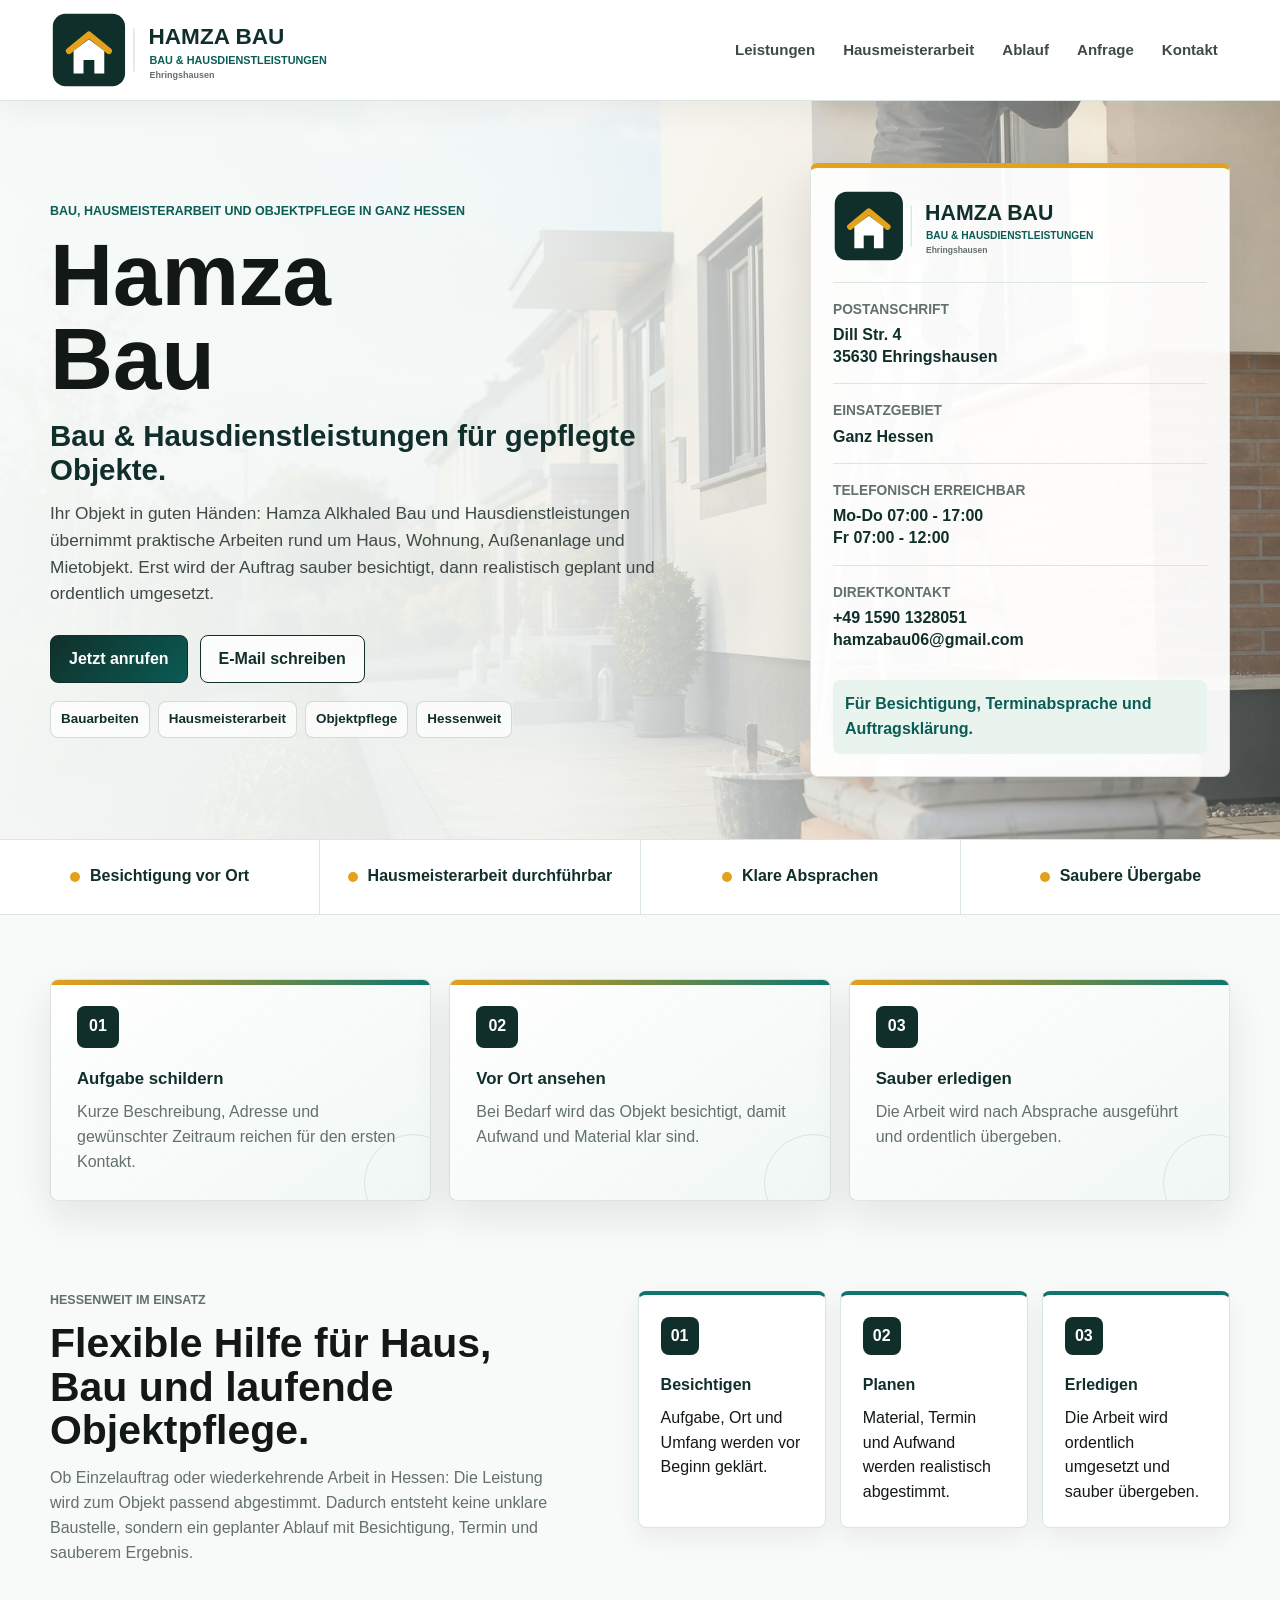
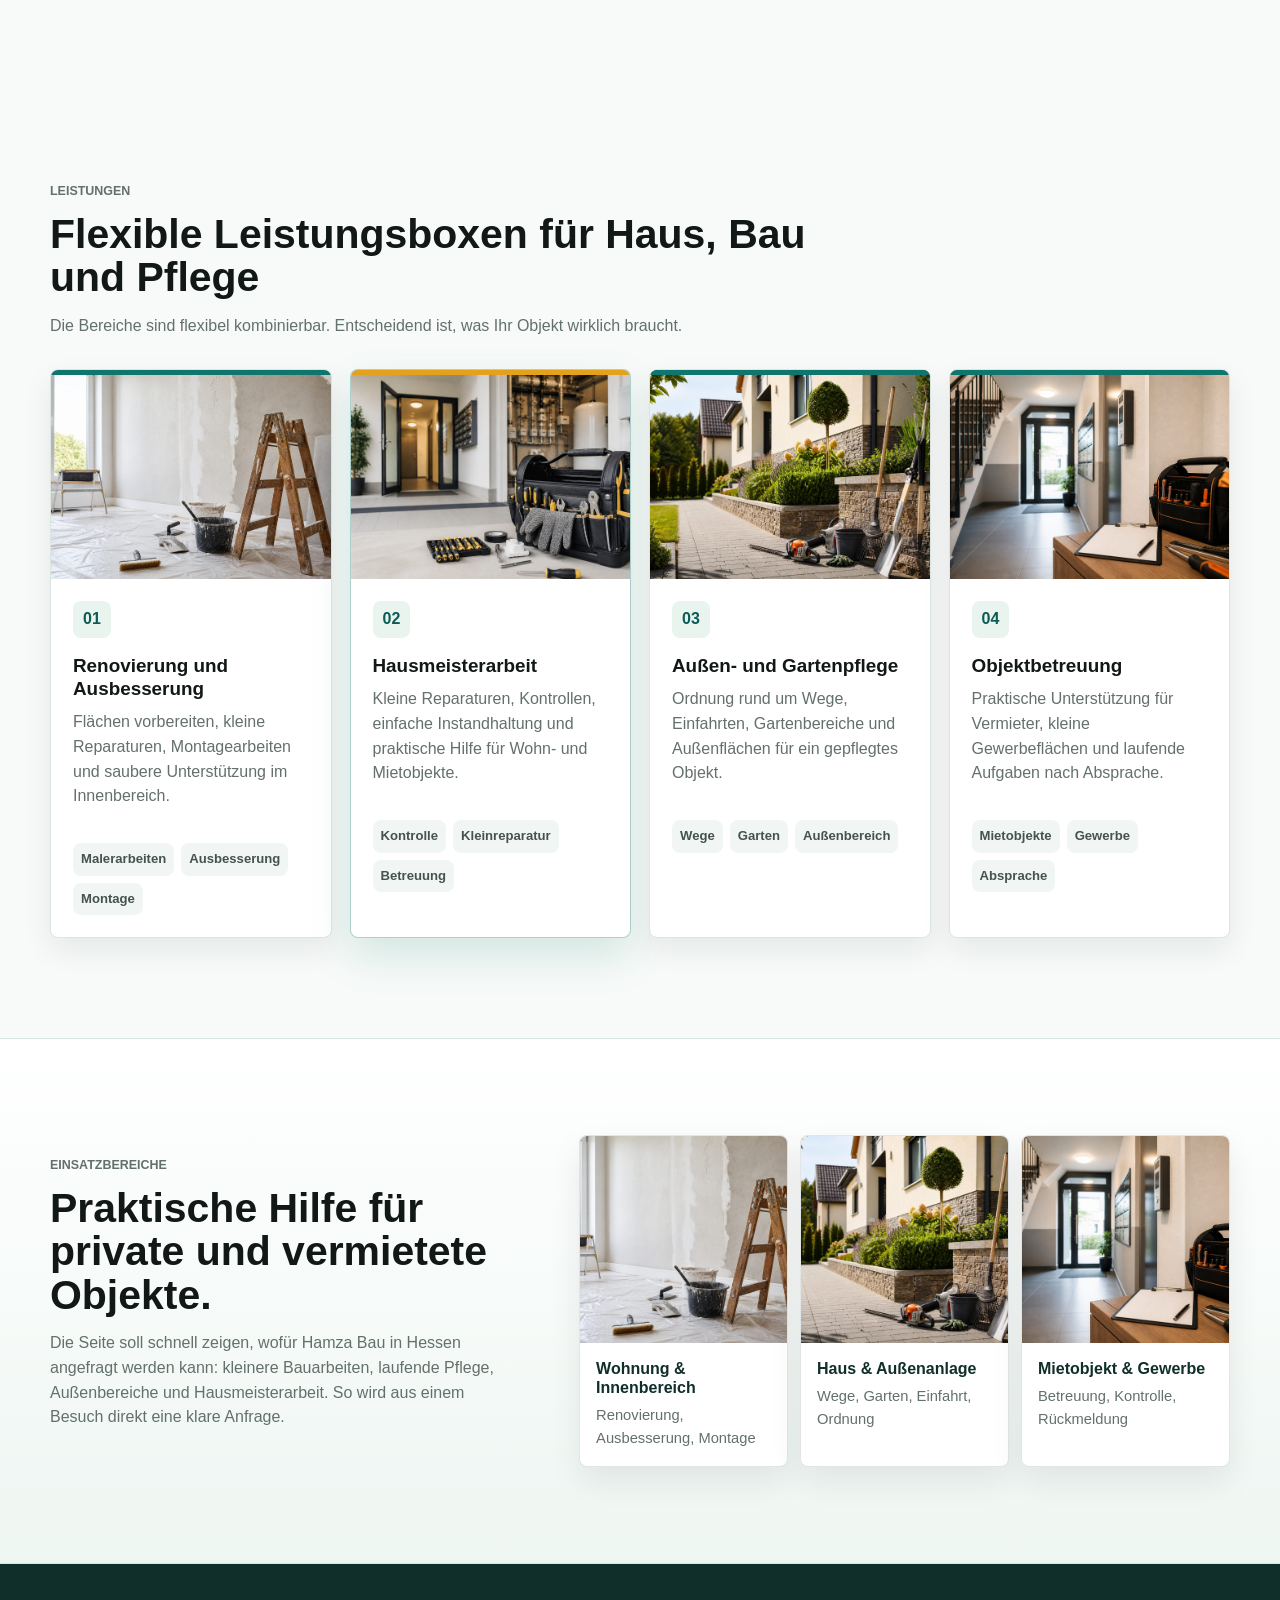
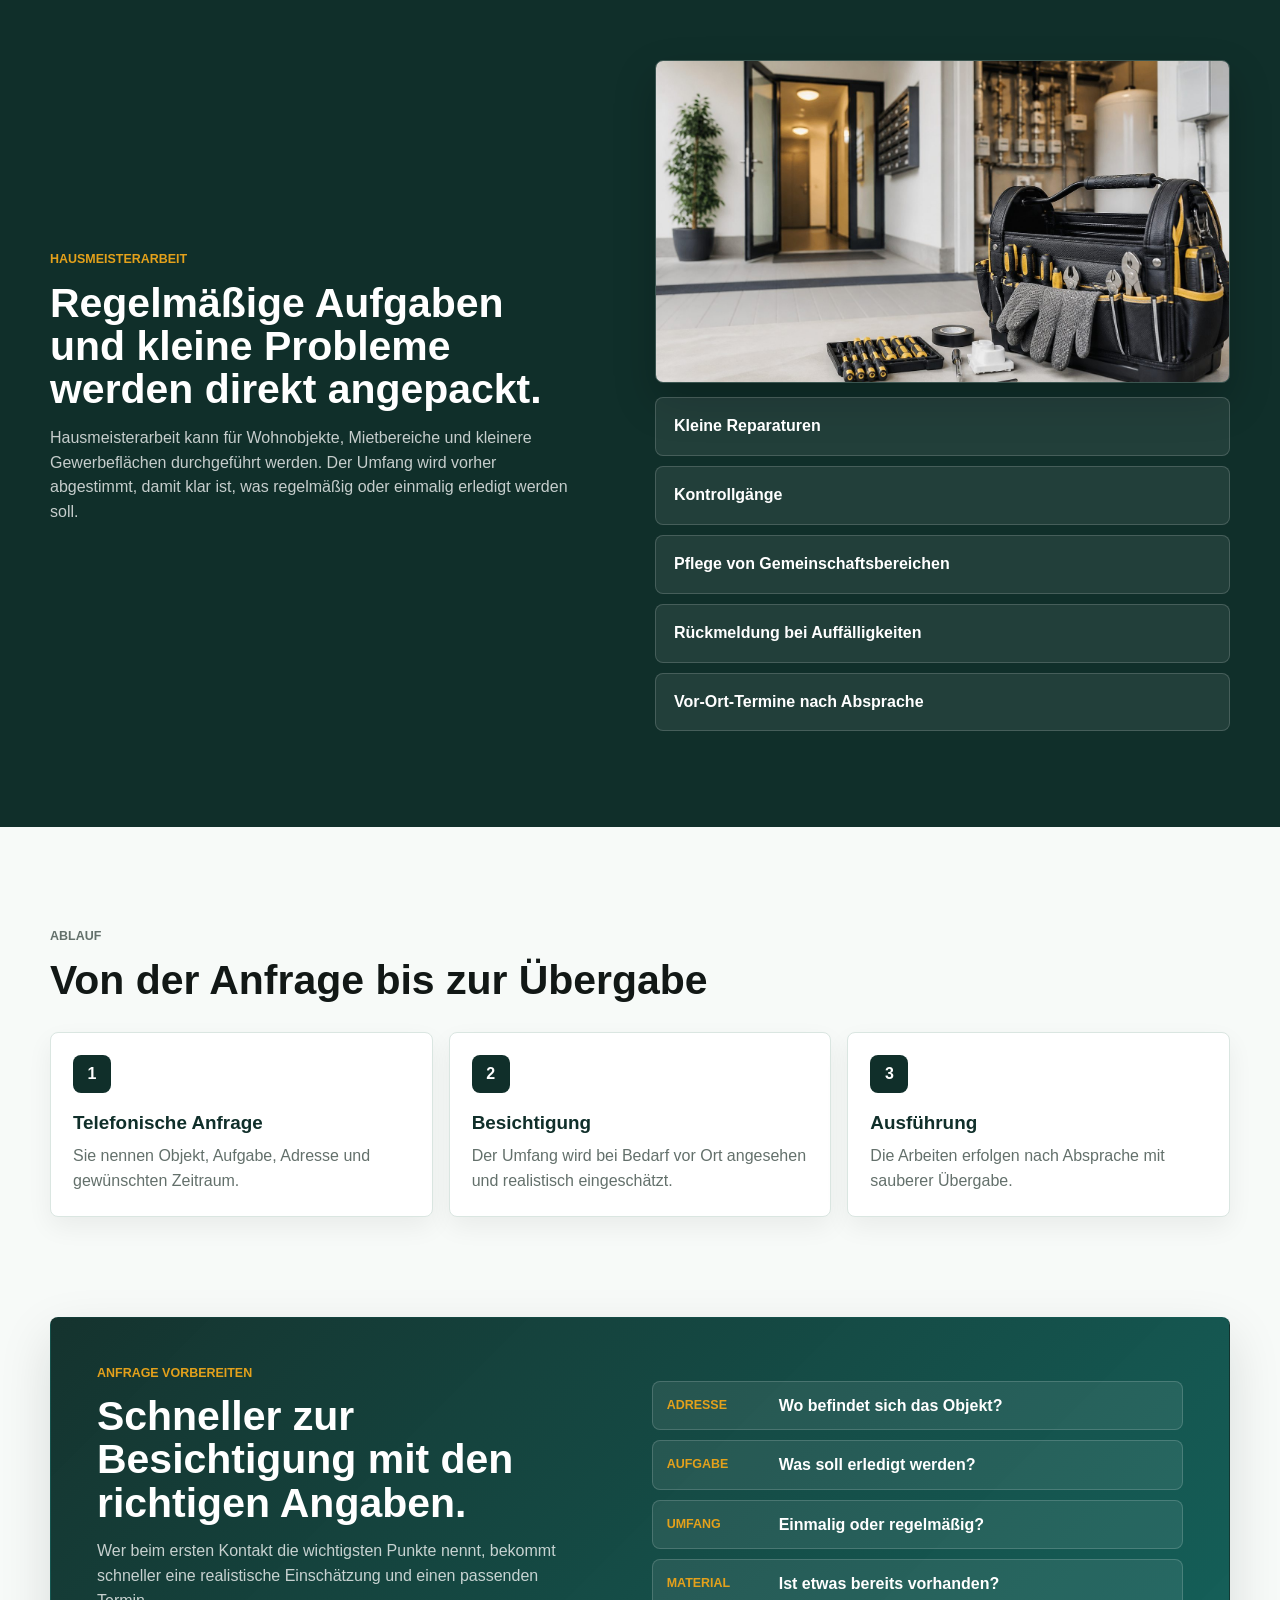
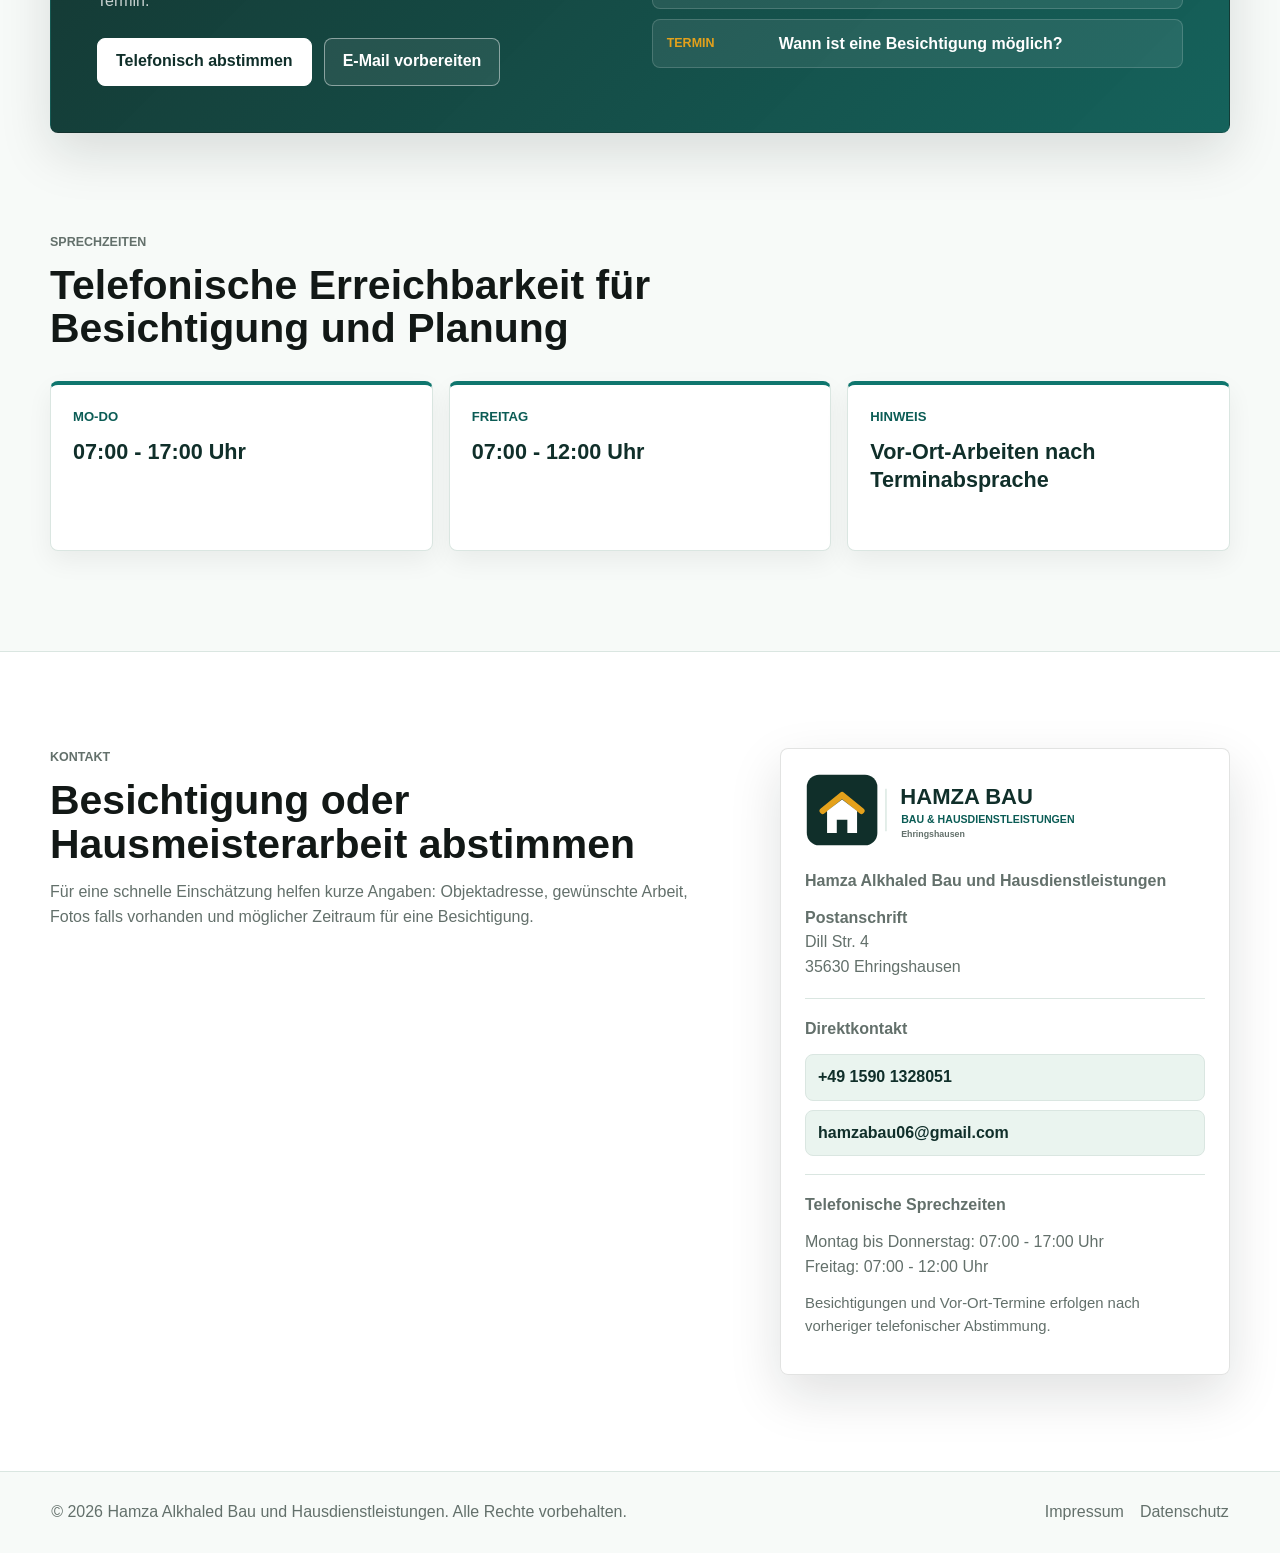
<file: index.html>
<!doctype html>
<html lang="de">
  <head>
    <meta charset="utf-8">
    <meta name="viewport" content="width=device-width, initial-scale=1">
    <title>Hamza Alkhaled Bau und Hausdienstleistungen | Hessen</title>
    <meta
      name="description"
      content="Hamza Alkhaled Bau und Hausdienstleistungen in ganz Hessen: Bau, Renovierung, Hausmeisterarbeit, Objektbetreuung und Außenpflege nach Besichtigung. Postanschrift Dill Str. 4, 35630 Ehringshausen. Kontakt: +49 1590 1328051."
    >
    <link rel="stylesheet" href="styles.css?v=20260625-3">
    <script src="assets/site-status.js" defer></script>
    <script src="assets/app.js" defer></script>
  </head>
  <!-- Wartungsmodus aktivieren: in assets/site-status.js maintenance auf true setzen. -->
  <body>
    <section class="maintenance-screen" aria-labelledby="maintenance-title" aria-live="polite">
      <div class="maintenance-card">
        <img class="maintenance-logo" src="assets/hamza-logo.svg" alt="Hamza Alkhaled Bau und Hausdienstleistungen">
        <p class="eyebrow">Website in Bearbeitung</p>
        <h1 id="maintenance-title">Wir arbeiten gerade an der Seite.</h1>
        <p id="maintenance-message">
          Die Website wird aktuell überarbeitet. Für Besichtigungen und Auftragsabstimmungen sind wir zu den
          telefonischen Sprechzeiten erreichbar.
        </p>
        <div class="maintenance-hours">
          <span>Mo-Do: 07:00 - 17:00 Uhr</span>
          <span>Fr: 07:00 - 12:00 Uhr</span>
        </div>
        <div class="maintenance-contact" aria-label="Direktkontakt">
          <a href="tel:+4915901328051">+49 1590 1328051</a>
          <a href="mailto:hamzabau06@gmail.com">hamzabau06@gmail.com</a>
        </div>
        <p class="maintenance-address">Postanschrift: Dill Str. 4, 35630 Ehringshausen</p>
      </div>
    </section>

    <header class="topbar">
      <a class="brand" href="#start" aria-label="Hamza Alkhaled Bau und Hausdienstleistungen Startseite">
        <img class="brand-logo" src="assets/hamza-logo.svg" alt="Hamza Alkhaled Bau und Hausdienstleistungen">
      </a>
      <nav class="nav" aria-label="Hauptnavigation">
        <a href="#leistungen">Leistungen</a>
        <a href="#hausmeister">Hausmeisterarbeit</a>
        <a href="#ablauf">Ablauf</a>
        <a href="#anfrage">Anfrage</a>
        <a href="#kontakt">Kontakt</a>
      </nav>
    </header>

    <main id="start">
      <section class="hero">
        <img class="hero-image" src="assets/hamza-bau-hero.png" alt="Gepflegtes Wohnhaus mit Handwerksmaterialien für Bau und Hausdienstleistungen">
        <div class="hero-content">
          <div class="hero-panel">
            <p class="eyebrow">Bau, Hausmeisterarbeit und Objektpflege in ganz Hessen</p>
            <h1>Hamza Bau</h1>
            <p class="hero-lead">Bau &amp; Hausdienstleistungen für gepflegte Objekte.</p>
            <p class="hero-copy">
              Ihr Objekt in guten Händen: Hamza Alkhaled Bau und Hausdienstleistungen übernimmt praktische Arbeiten
              rund um Haus, Wohnung, Außenanlage und Mietobjekt. Erst wird der Auftrag sauber besichtigt, dann
              realistisch geplant und ordentlich umgesetzt.
            </p>
            <div class="hero-actions">
              <a class="button primary" href="tel:+4915901328051">Jetzt anrufen</a>
              <a class="button secondary" href="mailto:hamzabau06@gmail.com">E-Mail schreiben</a>
            </div>
            <div class="hero-proof" aria-label="Arbeitsbereiche">
              <span>Bauarbeiten</span>
              <span>Hausmeisterarbeit</span>
              <span>Objektpflege</span>
              <span>Hessenweit</span>
            </div>
          </div>

          <aside class="hero-card" aria-label="Schnellinformationen">
            <img src="assets/hamza-logo.svg" alt="Hamza Alkhaled Logo">
            <div class="quick-row">
              <span>Postanschrift</span>
              <strong>Dill Str. 4<br>35630 Ehringshausen</strong>
            </div>
            <div class="quick-row">
              <span>Einsatzgebiet</span>
              <strong>Ganz Hessen</strong>
            </div>
            <div class="quick-row">
              <span>Telefonisch erreichbar</span>
              <strong>Mo-Do 07:00 - 17:00<br>Fr 07:00 - 12:00</strong>
            </div>
            <div class="quick-row">
              <span>Direktkontakt</span>
              <strong>
                <a href="tel:+4915901328051">+49 1590 1328051</a><br>
                <a href="mailto:hamzabau06@gmail.com">hamzabau06@gmail.com</a>
              </strong>
            </div>
            <p>Für Besichtigung, Terminabsprache und Auftragsklärung.</p>
          </aside>
        </div>
      </section>

      <section class="trust-strip" aria-label="Kurzvorteile">
        <span>Besichtigung vor Ort</span>
        <span>Hausmeisterarbeit durchführbar</span>
        <span>Klare Absprachen</span>
        <span>Saubere Übergabe</span>
      </section>

      <section class="spotlight-strip" aria-label="Schnelle Orientierung">
        <div>
          <span>01</span>
          <strong>Aufgabe schildern</strong>
          <p>Kurze Beschreibung, Adresse und gewünschter Zeitraum reichen für den ersten Kontakt.</p>
        </div>
        <div>
          <span>02</span>
          <strong>Vor Ort ansehen</strong>
          <p>Bei Bedarf wird das Objekt besichtigt, damit Aufwand und Material klar sind.</p>
        </div>
        <div>
          <span>03</span>
          <strong>Sauber erledigen</strong>
          <p>Die Arbeit wird nach Absprache ausgeführt und ordentlich übergeben.</p>
        </div>
      </section>

      <section class="section intro-panel" aria-labelledby="intro-title">
        <div class="intro-text">
          <p class="eyebrow">Hessenweit im Einsatz</p>
          <h2 id="intro-title">Flexible Hilfe für Haus, Bau und laufende Objektpflege.</h2>
          <p>
            Ob Einzelauftrag oder wiederkehrende Arbeit in Hessen: Die Leistung wird zum Objekt passend abgestimmt.
            Dadurch entsteht keine unklare Baustelle, sondern ein geplanter Ablauf mit Besichtigung, Termin und
            sauberem Ergebnis.
          </p>
        </div>
        <div class="method-grid" aria-label="Arbeitsweise">
          <article>
            <span>01</span>
            <strong>Besichtigen</strong>
            <p>Aufgabe, Ort und Umfang werden vor Beginn geklärt.</p>
          </article>
          <article>
            <span>02</span>
            <strong>Planen</strong>
            <p>Material, Termin und Aufwand werden realistisch abgestimmt.</p>
          </article>
          <article>
            <span>03</span>
            <strong>Erledigen</strong>
            <p>Die Arbeit wird ordentlich umgesetzt und sauber übergeben.</p>
          </article>
        </div>
      </section>

      <section class="section" id="leistungen" aria-labelledby="services-title">
        <div class="section-heading">
          <p class="eyebrow">Leistungen</p>
          <h2 id="services-title">Flexible Leistungsboxen für Haus, Bau und Pflege</h2>
          <p>Die Bereiche sind flexibel kombinierbar. Entscheidend ist, was Ihr Objekt wirklich braucht.</p>
        </div>

        <div class="service-grid">
          <article class="service-card">
            <img src="assets/service-renovierung.jpg" alt="Saubere Renovierungsarbeiten im Innenbereich">
            <div class="service-body">
              <span class="service-number">01</span>
              <h3>Renovierung und Ausbesserung</h3>
              <p>Flächen vorbereiten, kleine Reparaturen, Montagearbeiten und saubere Unterstützung im Innenbereich.</p>
              <div class="tag-row">
                <span>Malerarbeiten</span>
                <span>Ausbesserung</span>
                <span>Montage</span>
              </div>
            </div>
          </article>

          <article class="service-card highlight-card">
            <img src="assets/service-hausmeister.jpg" alt="Hausmeisterarbeit mit Werkzeug in einem gepflegten Objekt">
            <div class="service-body">
              <span class="service-number">02</span>
              <h3>Hausmeisterarbeit</h3>
              <p>Kleine Reparaturen, Kontrollen, einfache Instandhaltung und praktische Hilfe für Wohn- und Mietobjekte.</p>
              <div class="tag-row">
                <span>Kontrolle</span>
                <span>Kleinreparatur</span>
                <span>Betreuung</span>
              </div>
            </div>
          </article>

          <article class="service-card">
            <img src="assets/service-aussenpflege.jpg" alt="Gepflegte Außenanlage und Gartenbereich">
            <div class="service-body">
              <span class="service-number">03</span>
              <h3>Außen- und Gartenpflege</h3>
              <p>Ordnung rund um Wege, Einfahrten, Gartenbereiche und Außenflächen für ein gepflegtes Objekt.</p>
              <div class="tag-row">
                <span>Wege</span>
                <span>Garten</span>
                <span>Außenbereich</span>
              </div>
            </div>
          </article>

          <article class="service-card">
            <img src="assets/service-objektpflege.jpg" alt="Werkzeug und Checkliste für Objektbetreuung">
            <div class="service-body">
              <span class="service-number">04</span>
              <h3>Objektbetreuung</h3>
              <p>Praktische Unterstützung für Vermieter, kleine Gewerbeflächen und laufende Aufgaben nach Absprache.</p>
              <div class="tag-row">
                <span>Mietobjekte</span>
                <span>Gewerbe</span>
                <span>Absprache</span>
              </div>
            </div>
          </article>
        </div>
      </section>

      <section class="project-section" aria-labelledby="project-title">
        <div class="project-content">
          <div class="project-copy">
            <p class="eyebrow">Einsatzbereiche</p>
            <h2 id="project-title">Praktische Hilfe für private und vermietete Objekte.</h2>
            <p>
              Die Seite soll schnell zeigen, wofür Hamza Bau in Hessen angefragt werden kann: kleinere Bauarbeiten,
              laufende Pflege, Außenbereiche und Hausmeisterarbeit. So wird aus einem Besuch direkt eine klare Anfrage.
            </p>
          </div>
          <div class="project-grid">
            <article>
              <img src="assets/service-renovierung.jpg" alt="Innenbereich mit Renovierungsarbeiten">
              <strong>Wohnung &amp; Innenbereich</strong>
              <span>Renovierung, Ausbesserung, Montage</span>
            </article>
            <article>
              <img src="assets/service-aussenpflege.jpg" alt="Gepflegte Außenfläche">
              <strong>Haus &amp; Außenanlage</strong>
              <span>Wege, Garten, Einfahrt, Ordnung</span>
            </article>
            <article>
              <img src="assets/service-objektpflege.jpg" alt="Objektbetreuung mit Checkliste">
              <strong>Mietobjekt &amp; Gewerbe</strong>
              <span>Betreuung, Kontrolle, Rückmeldung</span>
            </article>
          </div>
        </div>
      </section>

      <section class="feature-band" id="hausmeister" aria-labelledby="caretaker-title">
        <div class="feature-content">
          <div>
            <p class="eyebrow">Hausmeisterarbeit</p>
            <h2 id="caretaker-title">Regelmäßige Aufgaben und kleine Probleme werden direkt angepackt.</h2>
            <p>
              Hausmeisterarbeit kann für Wohnobjekte, Mietbereiche und kleinere Gewerbeflächen durchgeführt werden.
              Der Umfang wird vorher abgestimmt, damit klar ist, was regelmäßig oder einmalig erledigt werden soll.
            </p>
          </div>
          <div class="feature-stack">
            <img src="assets/service-hausmeister.jpg" alt="Hausmeisterarbeit mit Werkzeug und Checkliste">
            <div class="feature-list">
              <span>Kleine Reparaturen</span>
              <span>Kontrollgänge</span>
              <span>Pflege von Gemeinschaftsbereichen</span>
              <span>Rückmeldung bei Auffälligkeiten</span>
              <span>Vor-Ort-Termine nach Absprache</span>
            </div>
          </div>
        </div>
      </section>

      <section class="section" id="ablauf" aria-labelledby="process-title">
        <div class="section-heading">
          <p class="eyebrow">Ablauf</p>
          <h2 id="process-title">Von der Anfrage bis zur Übergabe</h2>
        </div>
        <div class="timeline-grid">
          <article>
            <span>1</span>
            <h3>Telefonische Anfrage</h3>
            <p>Sie nennen Objekt, Aufgabe, Adresse und gewünschten Zeitraum.</p>
          </article>
          <article>
            <span>2</span>
            <h3>Besichtigung</h3>
            <p>Der Umfang wird bei Bedarf vor Ort angesehen und realistisch eingeschätzt.</p>
          </article>
          <article>
            <span>3</span>
            <h3>Ausführung</h3>
            <p>Die Arbeiten erfolgen nach Absprache mit sauberer Übergabe.</p>
          </article>
        </div>
      </section>

      <section class="section request-section" id="anfrage" aria-labelledby="request-title">
        <div class="request-panel">
          <div>
            <p class="eyebrow">Anfrage vorbereiten</p>
            <h2 id="request-title">Schneller zur Besichtigung mit den richtigen Angaben.</h2>
            <p>
              Wer beim ersten Kontakt die wichtigsten Punkte nennt, bekommt schneller eine realistische Einschätzung
              und einen passenden Termin.
            </p>
            <div class="request-actions">
              <a class="button primary" href="tel:+4915901328051">Telefonisch abstimmen</a>
              <a
                class="button secondary"
                href="mailto:hamzabau06@gmail.com?subject=Besichtigungsanfrage%20Hamza%20Bau&body=Hallo%20Hamza%20Bau%2C%0A%0Aich%20m%C3%B6chte%20eine%20Besichtigung%20anfragen.%0A%0AObjektadresse%3A%0AGew%C3%BCnschte%20Arbeit%3A%0AFotos%20vorhanden%3A%0AGew%C3%BCnschter%20Zeitraum%3A%0ATelefonnummer%3A%0A%0AViele%20Gr%C3%BC%C3%9Fe"
              >E-Mail vorbereiten</a>
            </div>
          </div>
          <div class="request-checklist" aria-label="Checkliste für die Anfrage">
            <article>
              <span>Adresse</span>
              <strong>Wo befindet sich das Objekt?</strong>
            </article>
            <article>
              <span>Aufgabe</span>
              <strong>Was soll erledigt werden?</strong>
            </article>
            <article>
              <span>Umfang</span>
              <strong>Einmalig oder regelmäßig?</strong>
            </article>
            <article>
              <span>Material</span>
              <strong>Ist etwas bereits vorhanden?</strong>
            </article>
            <article>
              <span>Termin</span>
              <strong>Wann ist eine Besichtigung möglich?</strong>
            </article>
          </div>
        </div>
      </section>

      <section class="section info-section" aria-labelledby="hours-title">
        <div class="section-heading">
          <p class="eyebrow">Sprechzeiten</p>
          <h2 id="hours-title">Telefonische Erreichbarkeit für Besichtigung und Planung</h2>
        </div>
        <div class="hours-grid">
          <article>
            <span>Mo-Do</span>
            <strong>07:00 - 17:00 Uhr</strong>
          </article>
          <article>
            <span>Freitag</span>
            <strong>07:00 - 12:00 Uhr</strong>
          </article>
          <article>
            <span>Hinweis</span>
            <strong>Vor-Ort-Arbeiten nach Terminabsprache</strong>
          </article>
        </div>
      </section>

      <section class="contact-section" id="kontakt" aria-labelledby="contact-title">
        <div class="contact-content">
          <div>
            <p class="eyebrow">Kontakt</p>
            <h2 id="contact-title">Besichtigung oder Hausmeisterarbeit abstimmen</h2>
            <p>
              Für eine schnelle Einschätzung helfen kurze Angaben: Objektadresse, gewünschte Arbeit, Fotos falls
              vorhanden und möglicher Zeitraum für eine Besichtigung.
            </p>
          </div>
          <div class="contact-card">
            <img class="contact-logo" src="assets/hamza-logo.svg" alt="Hamza Alkhaled Logo">
            <p><strong>Hamza Alkhaled Bau und Hausdienstleistungen</strong></p>
            <p><strong>Postanschrift</strong><br>Dill Str. 4<br>35630 Ehringshausen</p>
            <div class="contact-divider"></div>
            <p><strong>Direktkontakt</strong></p>
            <div class="contact-actions" aria-label="Direktkontakt">
              <a href="tel:+4915901328051">+49 1590 1328051</a>
              <a href="mailto:hamzabau06@gmail.com">hamzabau06@gmail.com</a>
            </div>
            <div class="contact-divider"></div>
            <p><strong>Telefonische Sprechzeiten</strong></p>
            <p>Montag bis Donnerstag: 07:00 - 17:00 Uhr<br>Freitag: 07:00 - 12:00 Uhr</p>
            <p class="small-note">Besichtigungen und Vor-Ort-Termine erfolgen nach vorheriger telefonischer Abstimmung.</p>
          </div>
        </div>
      </section>
    </main>

    <footer class="footer">
      <p>&copy; 2026 Hamza Alkhaled Bau und Hausdienstleistungen. Alle Rechte vorbehalten.</p>
      <div class="footer-links">
        <a href="impressum.html">Impressum</a>
        <a href="datenschutz.html">Datenschutz</a>
      </div>
    </footer>

    <div class="quick-contact-bar" aria-label="Schnellkontakt">
      <span>Besichtigung abstimmen</span>
      <a href="tel:+4915901328051">Anrufen</a>
      <a href="mailto:hamzabau06@gmail.com">E-Mail</a>
    </div>
  </body>
</html>
</file>
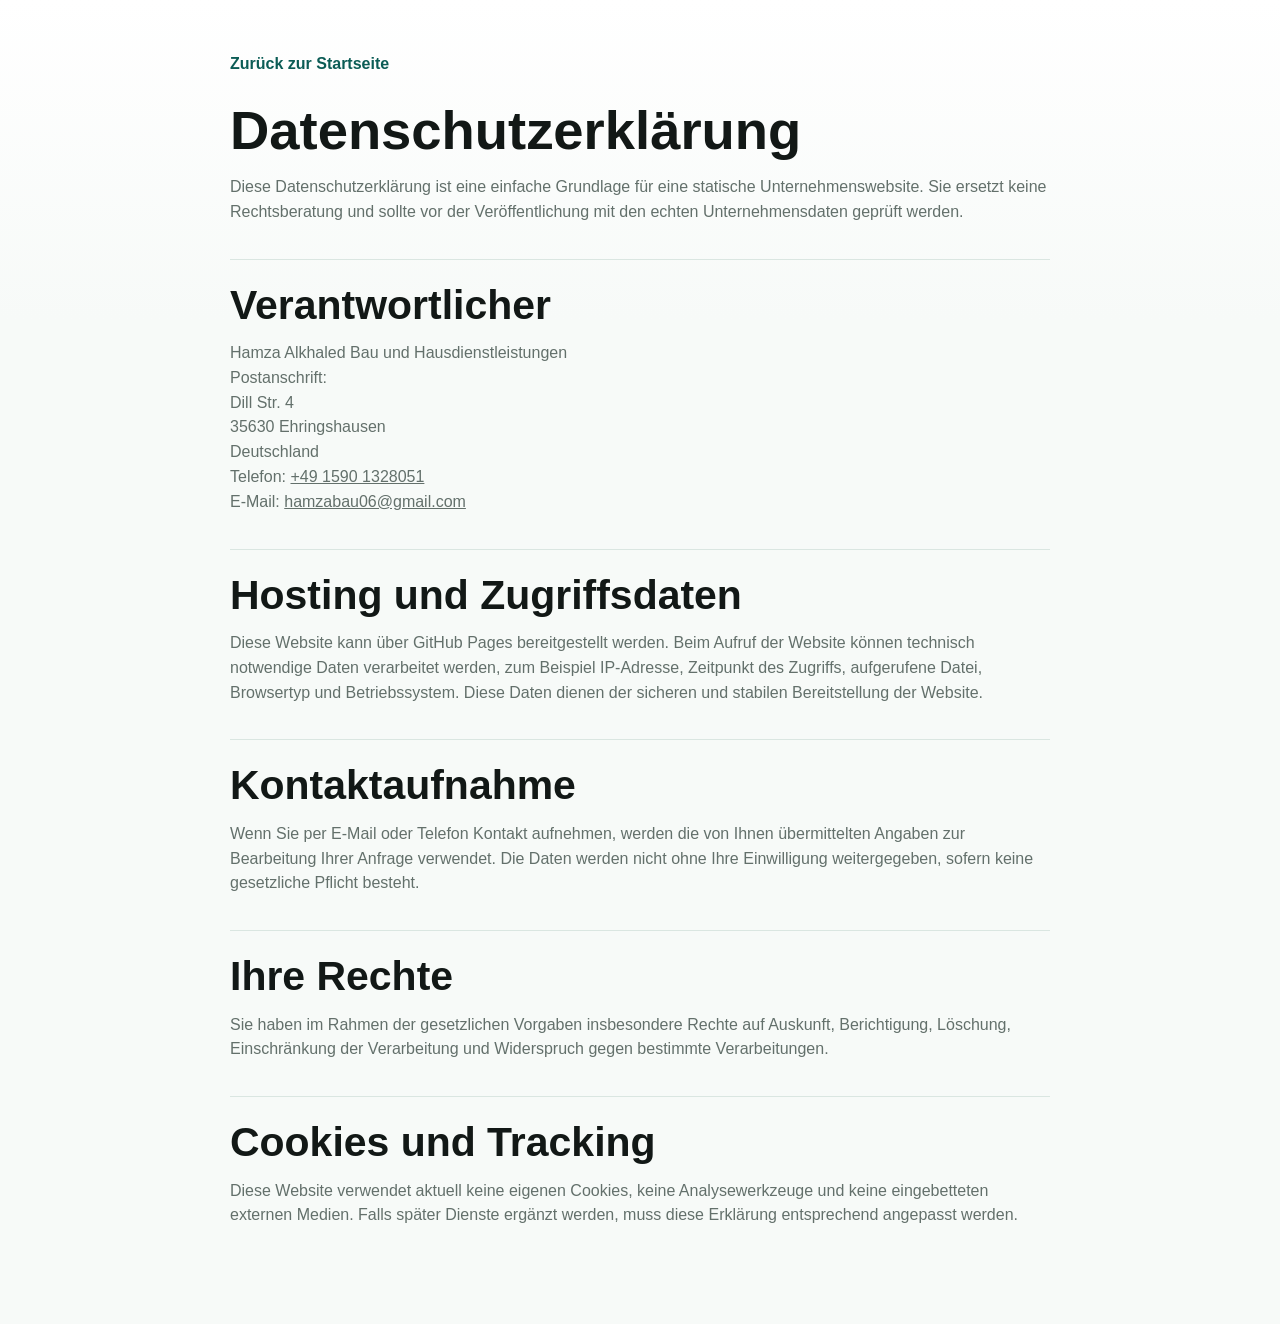
<file: datenschutz.html>
<!doctype html>
<html lang="de">
  <head>
    <meta charset="utf-8">
    <meta name="viewport" content="width=device-width, initial-scale=1">
    <title>Datenschutz | Hamza Alkhaled Bau und Hausdienstleistungen</title>
    <link rel="stylesheet" href="styles.css">
  </head>
  <body>
    <main class="legal-page">
      <a class="back-link" href="index.html">Zurück zur Startseite</a>
      <h1>Datenschutzerklärung</h1>
      <p>
        Diese Datenschutzerklärung ist eine einfache Grundlage für eine statische Unternehmenswebsite. Sie ersetzt
        keine Rechtsberatung und sollte vor der Veröffentlichung mit den echten Unternehmensdaten geprüft werden.
      </p>

      <section>
        <h2>Verantwortlicher</h2>
        <p>
          Hamza Alkhaled Bau und Hausdienstleistungen<br>
          Postanschrift:<br>
          Dill Str. 4<br>
          35630 Ehringshausen<br>
          Deutschland<br>
          Telefon: <a href="tel:+4915901328051">+49 1590 1328051</a><br>
          E-Mail: <a href="mailto:hamzabau06@gmail.com">hamzabau06@gmail.com</a>
        </p>
      </section>

      <section>
        <h2>Hosting und Zugriffsdaten</h2>
        <p>
          Diese Website kann über GitHub Pages bereitgestellt werden. Beim Aufruf der Website können technisch
          notwendige Daten verarbeitet werden, zum Beispiel IP-Adresse, Zeitpunkt des Zugriffs, aufgerufene Datei,
          Browsertyp und Betriebssystem. Diese Daten dienen der sicheren und stabilen Bereitstellung der Website.
        </p>
      </section>

      <section>
        <h2>Kontaktaufnahme</h2>
        <p>
          Wenn Sie per E-Mail oder Telefon Kontakt aufnehmen, werden die von Ihnen übermittelten Angaben zur Bearbeitung
          Ihrer Anfrage verwendet. Die Daten werden nicht ohne Ihre Einwilligung weitergegeben, sofern keine gesetzliche
          Pflicht besteht.
        </p>
      </section>

      <section>
        <h2>Ihre Rechte</h2>
        <p>
          Sie haben im Rahmen der gesetzlichen Vorgaben insbesondere Rechte auf Auskunft, Berichtigung, Löschung,
          Einschränkung der Verarbeitung und Widerspruch gegen bestimmte Verarbeitungen.
        </p>
      </section>

      <section>
        <h2>Cookies und Tracking</h2>
        <p>
          Diese Website verwendet aktuell keine eigenen Cookies, keine Analysewerkzeuge und keine eingebetteten externen
          Medien. Falls später Dienste ergänzt werden, muss diese Erklärung entsprechend angepasst werden.
        </p>
      </section>
    </main>
  </body>
</html>
</file>
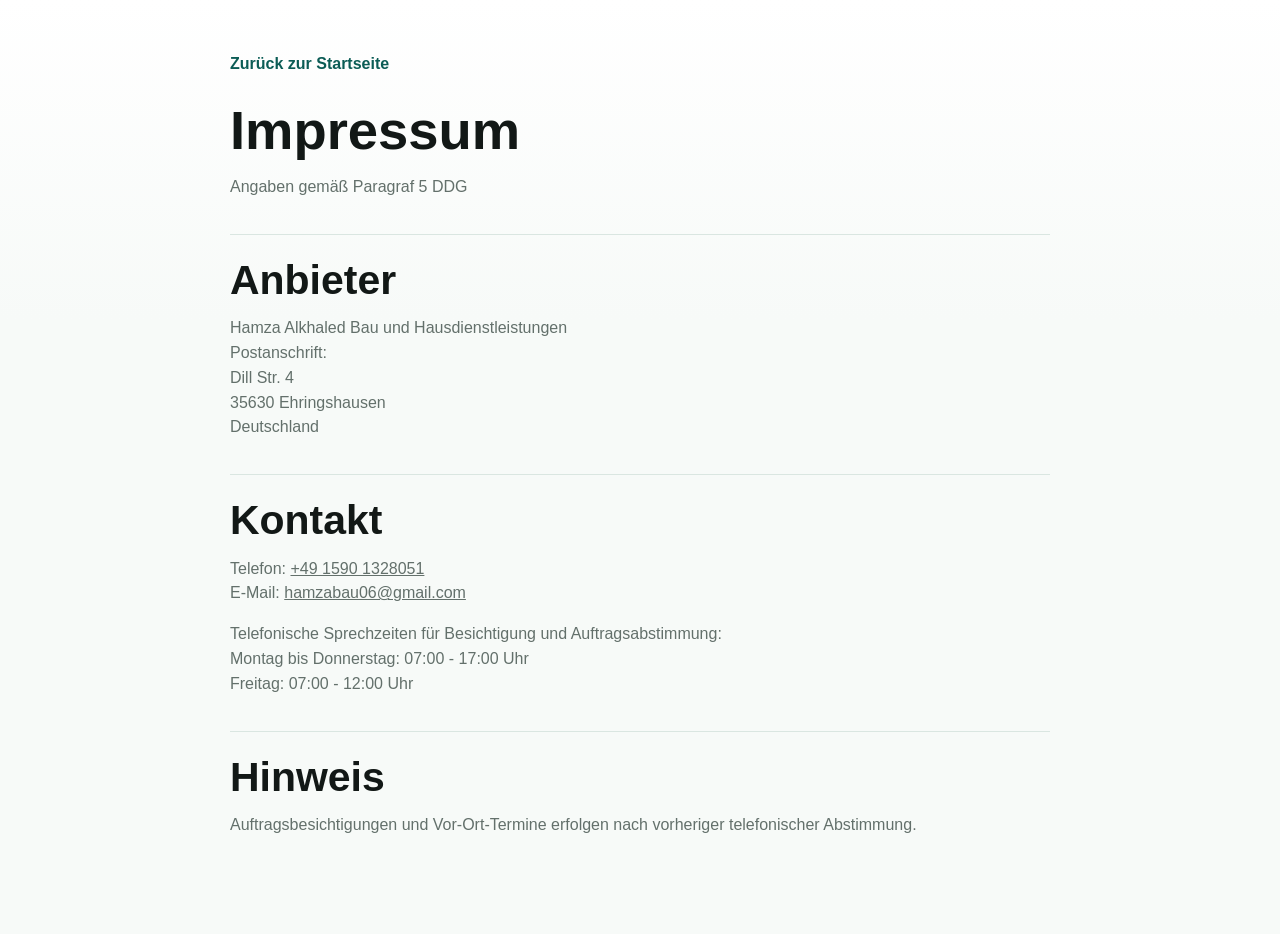
<file: impressum.html>
<!doctype html>
<html lang="de">
  <head>
    <meta charset="utf-8">
    <meta name="viewport" content="width=device-width, initial-scale=1">
    <title>Impressum | Hamza Alkhaled Bau und Hausdienstleistungen</title>
    <link rel="stylesheet" href="styles.css">
  </head>
  <body>
    <main class="legal-page">
      <a class="back-link" href="index.html">Zurück zur Startseite</a>
      <h1>Impressum</h1>
      <p>Angaben gemäß Paragraf 5 DDG</p>

      <section>
        <h2>Anbieter</h2>
        <p>
          Hamza Alkhaled Bau und Hausdienstleistungen<br>
          Postanschrift:<br>
          Dill Str. 4<br>
          35630 Ehringshausen<br>
          Deutschland
        </p>
      </section>

      <section>
        <h2>Kontakt</h2>
        <p>
          Telefon: <a href="tel:+4915901328051">+49 1590 1328051</a><br>
          E-Mail: <a href="mailto:hamzabau06@gmail.com">hamzabau06@gmail.com</a>
        </p>
        <p>
          Telefonische Sprechzeiten für Besichtigung und Auftragsabstimmung:<br>
          Montag bis Donnerstag: 07:00 - 17:00 Uhr<br>
          Freitag: 07:00 - 12:00 Uhr
        </p>
      </section>

      <section>
        <h2>Hinweis</h2>
        <p>
          Auftragsbesichtigungen und Vor-Ort-Termine erfolgen nach vorheriger telefonischer Abstimmung.
        </p>
      </section>
    </main>
  </body>
</html>
</file>
<file: styles.css>
:root {
  color-scheme: light;
  --bg: #f7faf8;
  --surface: #ffffff;
  --soft: #eaf4ef;
  --ink: #121816;
  --muted: #63706b;
  --line: #dae6e1;
  --deep: #102f2a;
  --teal: #0f766e;
  --teal-dark: #0b5c55;
  --gold: #e4a11b;
  --gold-soft: #fff4d6;
  --steel: #274c77;
  --shadow: 0 20px 52px rgba(18, 24, 22, 0.13);
}

* {
  box-sizing: border-box;
}

html {
  scroll-behavior: smooth;
}

body {
  margin: 0;
  padding-bottom: 0;
  background:
    linear-gradient(180deg, #ffffff 0%, var(--bg) 320px),
    var(--bg);
  color: var(--ink);
  font-family: "Segoe UI", Arial, Helvetica, sans-serif;
  line-height: 1.55;
}

body.site-maintenance {
  min-height: 100vh;
  overflow: hidden;
}

body.site-maintenance .topbar,
body.site-maintenance main,
body.site-maintenance .footer {
  display: none;
}

a {
  color: inherit;
}

.topbar {
  position: sticky;
  top: 0;
  z-index: 10;
  display: flex;
  align-items: center;
  justify-content: space-between;
  gap: 24px;
  padding: 12px clamp(18px, 4vw, 58px);
  background: rgba(255, 255, 255, 0.9);
  border-bottom: 1px solid var(--line);
  backdrop-filter: blur(16px);
  box-shadow: 0 10px 30px rgba(18, 24, 22, 0.05);
}

.brand,
.nav a,
.footer-links a,
.back-link {
  text-decoration: none;
}

.brand {
  display: inline-flex;
  align-items: center;
}

.brand-logo {
  width: clamp(220px, 24vw, 314px);
  display: block;
}

.nav {
  display: flex;
  flex-wrap: wrap;
  justify-content: flex-end;
  gap: 6px;
}

.nav a {
  padding: 9px 11px;
  border-radius: 8px;
  color: #3f4a46;
  font-size: 0.94rem;
  font-weight: 800;
}

.nav a:hover {
  background: var(--soft);
  color: var(--teal-dark);
}

.hero {
  position: relative;
  min-height: 82vh;
  display: grid;
  align-items: center;
  overflow: hidden;
}

.hero-image {
  position: absolute;
  inset: 0;
  width: 100%;
  height: 100%;
  object-fit: cover;
}

.hero::after {
  content: "";
  position: absolute;
  inset: 0;
  background:
    linear-gradient(90deg, rgba(247, 250, 248, 0.98) 0%, rgba(247, 250, 248, 0.9) 43%, rgba(247, 250, 248, 0.18) 100%),
    linear-gradient(0deg, rgba(16, 47, 42, 0.16), rgba(16, 47, 42, 0.04));
}

.hero-content {
  position: relative;
  z-index: 1;
  width: min(1180px, calc(100% - 36px));
  margin: 0 auto;
  display: grid;
  grid-template-columns: minmax(0, 1.05fr) minmax(300px, 420px);
  gap: clamp(26px, 5vw, 70px);
  align-items: center;
  padding: 58px 0;
}

.hero-panel {
  max-width: 740px;
}

.eyebrow {
  margin: 0 0 12px;
  color: var(--teal-dark);
  font-size: 0.78rem;
  font-weight: 900;
  letter-spacing: 0;
  text-transform: uppercase;
}

h1,
h2,
h3,
p {
  margin-top: 0;
}

h1 {
  max-width: 9ch;
  margin-bottom: 18px;
  font-size: clamp(2.65rem, 7vw, 5.45rem);
  line-height: 0.96;
  letter-spacing: 0;
}

.hero-lead {
  max-width: 680px;
  margin-bottom: 12px;
  color: var(--deep);
  font-size: clamp(1.25rem, 2.3vw, 1.85rem);
  font-weight: 900;
  line-height: 1.18;
}

h2 {
  margin-bottom: 14px;
  font-size: clamp(1.75rem, 3.2vw, 3rem);
  line-height: 1.06;
  letter-spacing: 0;
}

h3 {
  margin-bottom: 10px;
  font-size: 1.18rem;
  line-height: 1.22;
  letter-spacing: 0;
}

.hero-copy {
  max-width: 64ch;
  color: #3f4a46;
  font-size: 1.08rem;
}

.hero-actions {
  display: flex;
  flex-wrap: wrap;
  gap: 12px;
  margin-top: 28px;
}

.hero-proof {
  display: flex;
  flex-wrap: wrap;
  gap: 8px;
  margin-top: 18px;
}

.hero-proof span {
  padding: 7px 10px;
  border: 1px solid rgba(16, 47, 42, 0.16);
  border-radius: 8px;
  background: rgba(255, 255, 255, 0.72);
  color: var(--deep);
  font-size: 0.84rem;
  font-weight: 900;
}

.button {
  min-height: 48px;
  display: inline-flex;
  align-items: center;
  justify-content: center;
  padding: 0 18px;
  border: 1px solid var(--deep);
  border-radius: 8px;
  font-weight: 900;
  text-decoration: none;
}

.button.primary {
  background: linear-gradient(135deg, var(--deep), var(--teal-dark));
  color: white;
}

.button.secondary {
  background: rgba(255, 255, 255, 0.82);
  color: var(--deep);
}

.hero-card,
.contact-card,
.maintenance-card {
  border: 1px solid rgba(18, 24, 22, 0.12);
  border-radius: 8px;
  background: rgba(255, 255, 255, 0.94);
  box-shadow: var(--shadow);
}

.hero-card {
  padding: 22px;
  border-top: 5px solid var(--gold);
}

.hero-card img {
  width: min(290px, 100%);
  display: block;
  margin-bottom: 20px;
}

.quick-row {
  display: grid;
  gap: 4px;
  padding: 16px 0;
  border-top: 1px solid var(--line);
}

.quick-row span {
  color: var(--muted);
  font-size: 0.86rem;
  font-weight: 800;
  text-transform: uppercase;
}

.quick-row strong {
  color: var(--deep);
  line-height: 1.35;
}

.quick-row a {
  color: var(--deep);
  font-weight: 900;
  text-decoration: none;
}

.quick-row a:hover {
  color: var(--teal-dark);
}

.hero-card p {
  margin: 14px 0 0;
  padding: 12px;
  border-radius: 8px;
  background: var(--soft);
  color: var(--teal-dark);
  font-weight: 800;
}

.trust-strip {
  display: grid;
  grid-template-columns: repeat(4, minmax(0, 1fr));
  gap: 1px;
  background: var(--line);
  border-block: 1px solid var(--line);
}

.trust-strip span {
  min-height: 74px;
  display: flex;
  align-items: center;
  justify-content: center;
  gap: 10px;
  padding: 14px;
  background: white;
  color: var(--deep);
  font-weight: 900;
  text-align: center;
}

.trust-strip span::before {
  content: "";
  width: 10px;
  height: 10px;
  flex: 0 0 auto;
  border-radius: 50%;
  background: var(--gold);
}

.spotlight-strip {
  width: min(1180px, calc(100% - 36px));
  margin: clamp(34px, 5vw, 68px) auto 0;
  position: relative;
  z-index: 2;
  display: grid;
  grid-template-columns: repeat(3, minmax(0, 1fr));
  gap: 18px;
}

.spotlight-strip div {
  position: relative;
  min-height: 164px;
  overflow: hidden;
  padding: 26px;
  border: 1px solid rgba(16, 47, 42, 0.12);
  border-radius: 8px;
  background:
    linear-gradient(145deg, rgba(255, 255, 255, 0.98), rgba(238, 246, 242, 0.86)),
    #ffffff;
  box-shadow: 0 16px 38px rgba(18, 24, 22, 0.09);
  transition: transform 160ms ease, box-shadow 160ms ease;
}

.spotlight-strip div::before {
  content: "";
  position: absolute;
  inset: 0 0 auto;
  height: 5px;
  background: linear-gradient(90deg, var(--gold), var(--teal));
}

.spotlight-strip div::after {
  content: "";
  position: absolute;
  right: -32px;
  bottom: -32px;
  width: 96px;
  height: 96px;
  border: 1px solid rgba(15, 118, 110, 0.14);
  border-radius: 50%;
}

.spotlight-strip div:hover {
  transform: translateY(-4px);
  box-shadow: 0 22px 48px rgba(18, 24, 22, 0.13);
}

.spotlight-strip span {
  width: 42px;
  height: 42px;
  display: inline-grid;
  place-items: center;
  margin-bottom: 18px;
  border-radius: 8px;
  background: var(--deep);
  color: white;
  font-weight: 900;
}

.spotlight-strip strong {
  display: block;
  margin-bottom: 8px;
  color: var(--deep);
  font-size: 1.05rem;
}

.spotlight-strip p {
  margin-bottom: 0;
  color: var(--muted);
}

.section {
  width: min(1180px, calc(100% - 36px));
  margin: 0 auto;
  padding: clamp(58px, 8vw, 100px) 0;
}

.section-heading {
  max-width: 820px;
  margin-bottom: 30px;
}

.section-heading > p,
.intro-text p,
.service-card p,
.feature-content p,
.timeline-grid p,
.contact-content p,
.legal-page p,
.legal-page li {
  color: var(--muted);
}

.intro-panel {
  display: grid;
  grid-template-columns: minmax(0, 0.95fr) minmax(360px, 1.1fr);
  gap: clamp(28px, 6vw, 76px);
  align-items: start;
  padding-top: clamp(54px, 7vw, 92px);
}

.method-grid {
  display: grid;
  grid-template-columns: repeat(3, minmax(0, 1fr));
  gap: 14px;
}

.method-grid article,
.timeline-grid article,
.hours-grid article {
  padding: 22px;
  border: 1px solid var(--line);
  border-radius: 8px;
  background: white;
  box-shadow: 0 10px 26px rgba(18, 24, 22, 0.06);
}

.method-grid article,
.hours-grid article {
  border-top: 4px solid var(--teal);
}

.method-grid span,
.timeline-grid span {
  width: 38px;
  height: 38px;
  display: inline-grid;
  place-items: center;
  margin-bottom: 18px;
  border-radius: 8px;
  background: var(--deep);
  color: white;
  font-weight: 900;
}

.method-grid strong {
  display: block;
  margin-bottom: 8px;
  color: var(--deep);
}

.method-grid p,
.timeline-grid p {
  margin-bottom: 0;
}

.service-grid {
  display: grid;
  grid-template-columns: repeat(auto-fit, minmax(252px, 1fr));
  gap: 18px;
}

.service-card {
  position: relative;
  min-height: 500px;
  overflow: hidden;
  border: 1px solid var(--line);
  border-radius: 8px;
  background: white;
  box-shadow: 0 12px 30px rgba(18, 24, 22, 0.08);
}

.service-card::after {
  content: "";
  position: absolute;
  top: 0;
  right: 0;
  left: 0;
  height: 5px;
  background: var(--teal);
}

.service-card img {
  width: 100%;
  aspect-ratio: 4 / 3;
  display: block;
  object-fit: cover;
}

.service-body {
  display: flex;
  min-height: 260px;
  flex-direction: column;
  padding: 22px;
}

.service-number {
  width: fit-content;
  margin-bottom: 16px;
  padding: 6px 10px;
  border-radius: 8px;
  background: var(--soft);
  color: var(--teal-dark);
  font-weight: 900;
}

.highlight-card {
  border-color: rgba(15, 118, 110, 0.34);
  box-shadow: 0 18px 42px rgba(15, 118, 110, 0.15);
}

.highlight-card::after {
  background: var(--gold);
}

.service-card {
  transition: transform 160ms ease, box-shadow 160ms ease;
}

.service-card:hover {
  transform: translateY(-4px);
  box-shadow: 0 20px 44px rgba(18, 24, 22, 0.12);
}

.tag-row {
  display: flex;
  flex-wrap: wrap;
  gap: 7px;
  margin-top: auto;
  padding-top: 18px;
}

.tag-row span {
  padding: 6px 8px;
  border-radius: 8px;
  background: #f1f6f4;
  color: #45524d;
  font-size: 0.82rem;
  font-weight: 800;
}

.feature-band {
  background: var(--deep);
  color: white;
}

.feature-content {
  width: min(1180px, calc(100% - 36px));
  margin: 0 auto;
  display: grid;
  grid-template-columns: minmax(0, 0.92fr) minmax(340px, 1fr);
  gap: clamp(28px, 6vw, 76px);
  align-items: center;
  padding: clamp(58px, 8vw, 96px) 0;
}

.feature-band .eyebrow {
  color: var(--gold);
}

.feature-content p {
  color: rgba(255, 255, 255, 0.76);
}

.feature-list {
  display: grid;
  gap: 10px;
}

.feature-stack {
  display: grid;
  gap: 14px;
}

.feature-stack img {
  width: 100%;
  aspect-ratio: 16 / 9;
  display: block;
  object-fit: cover;
  border: 1px solid rgba(255, 255, 255, 0.18);
  border-radius: 8px;
  box-shadow: 0 18px 42px rgba(0, 0, 0, 0.22);
}

.feature-list span {
  padding: 16px 18px;
  border: 1px solid rgba(255, 255, 255, 0.16);
  border-radius: 8px;
  background: rgba(255, 255, 255, 0.08);
  font-weight: 800;
}

.project-section {
  background:
    linear-gradient(180deg, #ffffff 0%, #eef6f2 100%);
  border-block: 1px solid var(--line);
}

.project-content {
  width: min(1180px, calc(100% - 36px));
  margin: 0 auto;
  display: grid;
  grid-template-columns: minmax(0, 0.82fr) minmax(420px, 1.18fr);
  gap: clamp(28px, 6vw, 78px);
  align-items: center;
  padding: clamp(58px, 8vw, 96px) 0;
}

.project-copy p {
  color: var(--muted);
}

.project-grid {
  display: grid;
  grid-template-columns: repeat(3, minmax(0, 1fr));
  gap: 12px;
}

.project-grid article {
  min-height: 320px;
  overflow: hidden;
  border: 1px solid rgba(16, 47, 42, 0.12);
  border-radius: 8px;
  background: white;
  box-shadow: 0 14px 32px rgba(18, 24, 22, 0.08);
}

.project-grid img {
  width: 100%;
  aspect-ratio: 1 / 1;
  display: block;
  object-fit: cover;
}

.project-grid strong,
.project-grid span {
  display: block;
  padding-inline: 16px;
}

.project-grid strong {
  padding-top: 16px;
  color: var(--deep);
  line-height: 1.2;
}

.project-grid span {
  padding-top: 7px;
  padding-bottom: 16px;
  color: var(--muted);
  font-size: 0.92rem;
}

.timeline-grid,
.hours-grid {
  display: grid;
  grid-template-columns: repeat(3, minmax(0, 1fr));
  gap: 16px;
}

.timeline-grid h3 {
  color: var(--deep);
}

.info-section {
  padding-top: 0;
}

.request-section {
  padding-top: 0;
}

.request-panel {
  display: grid;
  grid-template-columns: minmax(0, 0.95fr) minmax(340px, 1.05fr);
  gap: clamp(28px, 6vw, 74px);
  align-items: center;
  padding: clamp(28px, 5vw, 46px);
  border: 1px solid rgba(16, 47, 42, 0.12);
  border-radius: 8px;
  background:
    linear-gradient(135deg, rgba(16, 47, 42, 0.98), rgba(11, 92, 85, 0.96));
  color: white;
  box-shadow: var(--shadow);
}

.request-panel .eyebrow {
  color: var(--gold);
}

.request-panel p {
  color: rgba(255, 255, 255, 0.76);
}

.request-actions {
  display: flex;
  flex-wrap: wrap;
  gap: 12px;
  margin-top: 24px;
}

.request-actions .button.primary {
  border-color: white;
  background: white;
  color: var(--deep);
}

.request-actions .button.secondary {
  border-color: rgba(255, 255, 255, 0.46);
  background: rgba(255, 255, 255, 0.08);
  color: white;
}

.request-checklist {
  display: grid;
  gap: 10px;
}

.request-checklist article {
  display: grid;
  grid-template-columns: 98px minmax(0, 1fr);
  gap: 14px;
  align-items: center;
  padding: 14px;
  border: 1px solid rgba(255, 255, 255, 0.16);
  border-radius: 8px;
  background: rgba(255, 255, 255, 0.08);
}

.request-checklist span {
  color: var(--gold);
  font-size: 0.78rem;
  font-weight: 900;
  text-transform: uppercase;
}

.request-checklist strong {
  line-height: 1.22;
}

.hours-grid article {
  min-height: 170px;
}

.hours-grid span {
  display: block;
  margin-bottom: 12px;
  color: var(--teal-dark);
  font-size: 0.82rem;
  font-weight: 900;
  text-transform: uppercase;
}

.hours-grid strong {
  color: var(--deep);
  font-size: 1.35rem;
  line-height: 1.18;
}

.contact-section {
  background: #ffffff;
  border-top: 1px solid var(--line);
}

.contact-content {
  width: min(1180px, calc(100% - 36px));
  margin: 0 auto;
  display: grid;
  grid-template-columns: minmax(0, 1fr) minmax(320px, 450px);
  gap: clamp(28px, 6vw, 82px);
  align-items: start;
  padding: clamp(58px, 8vw, 96px) 0;
}

.contact-card {
  padding: 24px;
}

.contact-logo,
.maintenance-logo {
  width: min(300px, 100%);
  display: block;
  margin-bottom: 22px;
}

.contact-card p {
  margin-bottom: 12px;
}

.contact-divider {
  height: 1px;
  margin: 18px 0;
  background: var(--line);
}

.contact-actions,
.maintenance-contact {
  display: grid;
  gap: 9px;
}

.contact-actions a,
.maintenance-contact a {
  min-height: 44px;
  display: flex;
  align-items: center;
  padding: 10px 12px;
  border: 1px solid var(--line);
  border-radius: 8px;
  background: var(--soft);
  color: var(--deep);
  font-weight: 900;
  text-decoration: none;
  overflow-wrap: anywhere;
}

.contact-actions a:hover,
.maintenance-contact a:hover {
  border-color: rgba(15, 118, 110, 0.34);
  color: var(--teal-dark);
}

.small-note {
  font-size: 0.93rem;
}

.footer {
  display: flex;
  align-items: center;
  justify-content: space-between;
  gap: 20px;
  padding: 28px clamp(18px, 4vw, 58px);
  border-top: 1px solid var(--line);
  color: var(--muted);
}

.footer p {
  margin: 0;
}

.footer-links {
  display: flex;
  gap: 16px;
}

.quick-contact-bar {
  position: fixed;
  right: 18px;
  bottom: 16px;
  z-index: 20;
  display: none;
  align-items: center;
  gap: 8px;
  padding: 8px;
  border: 1px solid rgba(16, 47, 42, 0.14);
  border-radius: 8px;
  background: rgba(255, 255, 255, 0.96);
  box-shadow: 0 16px 42px rgba(18, 24, 22, 0.18);
  backdrop-filter: blur(16px);
}

.quick-contact-bar span {
  padding: 0 8px;
  color: var(--deep);
  font-size: 0.88rem;
  font-weight: 900;
}

.quick-contact-bar a {
  min-height: 40px;
  display: inline-flex;
  align-items: center;
  justify-content: center;
  padding: 0 12px;
  border-radius: 8px;
  background: var(--deep);
  color: white;
  font-weight: 900;
  text-decoration: none;
}

.quick-contact-bar a:last-child {
  background: var(--soft);
  color: var(--deep);
}

.maintenance-screen {
  min-height: 100vh;
  display: none;
  place-items: center;
  padding: 28px;
  background:
    linear-gradient(90deg, rgba(246, 248, 246, 0.95), rgba(246, 248, 246, 0.72)),
    url("assets/hamza-bau-hero.png") center / cover;
}

body.site-maintenance .maintenance-screen {
  display: grid;
}

.maintenance-card {
  width: min(620px, 100%);
  padding: clamp(28px, 6vw, 48px);
}

.maintenance-card h1 {
  max-width: 12ch;
  margin-bottom: 18px;
  font-size: clamp(2.25rem, 6vw, 4.2rem);
}

.maintenance-hours {
  display: grid;
  gap: 8px;
  margin: 24px 0 18px;
}

.maintenance-contact {
  margin-bottom: 18px;
}

.maintenance-hours span {
  padding: 11px 12px;
  border-radius: 8px;
  background: var(--soft);
  color: var(--teal-dark);
  font-weight: 900;
}

.maintenance-address {
  margin-bottom: 0;
  color: var(--deep);
  font-weight: 900;
}

.legal-page {
  width: min(820px, calc(100% - 36px));
  margin: 0 auto;
  padding: 52px 0 80px;
}

.legal-page h1 {
  max-width: none;
  margin-top: 28px;
  font-size: clamp(2.2rem, 6vw, 3.4rem);
}

.legal-page section {
  margin-top: 34px;
  padding-top: 24px;
  border-top: 1px solid var(--line);
}

.legal-page ul {
  padding-left: 20px;
}

.back-link {
  color: var(--teal-dark);
  font-weight: 900;
}

@media (max-width: 1080px) {
  .service-grid {
    grid-template-columns: repeat(2, minmax(0, 1fr));
  }

  .method-grid {
    grid-template-columns: 1fr;
  }

  .spotlight-strip,
  .project-grid {
    grid-template-columns: 1fr;
  }

  .project-grid article {
    min-height: 0;
  }

  .project-grid img {
    aspect-ratio: 16 / 9;
  }
}

@media (max-width: 860px) {
  body {
    padding-bottom: 76px;
  }

  .topbar {
    align-items: flex-start;
    flex-direction: column;
  }

  .nav {
    justify-content: flex-start;
  }

  .hero {
    min-height: auto;
  }

  .hero::after {
    background:
      linear-gradient(180deg, rgba(246, 248, 246, 0.99) 0%, rgba(246, 248, 246, 0.92) 58%, rgba(246, 248, 246, 0.35) 100%),
      linear-gradient(0deg, rgba(18, 24, 22, 0.12), rgba(18, 24, 22, 0.04));
  }

  .hero-content,
  .intro-panel,
  .feature-content,
  .contact-content,
  .project-content,
  .request-panel,
  .timeline-grid,
  .hours-grid {
    grid-template-columns: 1fr;
  }

  h1 {
    max-width: 12ch;
  }

  .trust-strip {
    grid-template-columns: repeat(2, minmax(0, 1fr));
  }

  .footer {
    align-items: flex-start;
    flex-direction: column;
  }

  .spotlight-strip {
    margin-top: 28px;
  }

  .quick-contact-bar {
    display: flex;
    right: 10px;
    left: 10px;
    bottom: 10px;
    justify-content: space-between;
  }
}

@media (max-width: 560px) {
  .service-grid,
  .trust-strip {
    grid-template-columns: 1fr;
  }

  .button {
    width: 100%;
  }

  .hero-card,
  .contact-card {
    padding: 20px;
  }

  .quick-contact-bar span {
    display: none;
  }

  .quick-contact-bar a {
    flex: 1;
  }

  .request-checklist article {
    grid-template-columns: 1fr;
    gap: 4px;
  }

  .spotlight-strip div {
    padding: 22px;
  }
}
</file>
